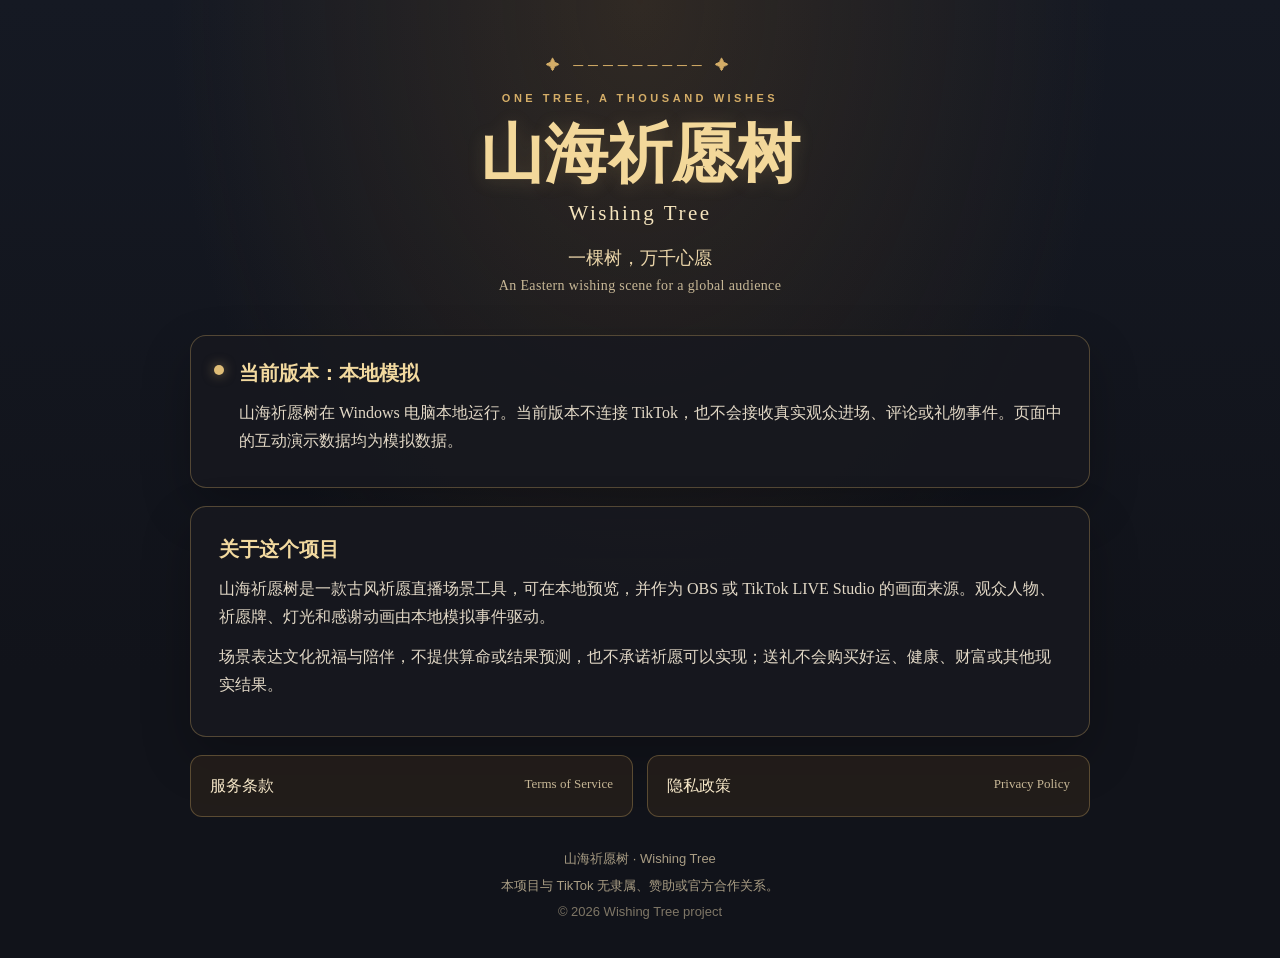
<file: index.html>
<!doctype html>
<html lang="zh-CN">
<head>
  <meta charset="utf-8">
  <meta name="viewport" content="width=device-width, initial-scale=1">
  <meta name="description" content="山海祈愿树：面向全球观众的东方祈愿互动直播场景。当前版本为 Windows 本地模拟，不连接 TikTok 事件。">
  <title>山海祈愿树 · Wishing Tree</title>
  <link rel="stylesheet" href="styles.css">
</head>
<body>
  <main class="page-shell">
    <header class="brand">
      <div class="ornament" aria-hidden="true">✦ ───────── ✦</div>
      <p class="eyebrow">ONE TREE, A THOUSAND WISHES</p>
      <h1>山海祈愿树</h1>
      <p class="english-name">Wishing Tree</p>
      <p class="tagline">一棵树，万千心愿</p>
      <p class="english-tagline">An Eastern wishing scene for a global audience</p>
    </header>

    <section class="notice" aria-labelledby="status-title">
      <span class="status-mark" aria-hidden="true"></span>
      <div>
        <h2 id="status-title">当前版本：本地模拟</h2>
        <p>山海祈愿树在 Windows 电脑本地运行。当前版本不连接 TikTok，也不会接收真实观众进场、评论或礼物事件。页面中的互动演示数据均为模拟数据。</p>
      </div>
    </section>

    <section class="content-card">
      <h2>关于这个项目</h2>
      <p>山海祈愿树是一款古风祈愿直播场景工具，可在本地预览，并作为 OBS 或 TikTok LIVE Studio 的画面来源。观众人物、祈愿牌、灯光和感谢动画由本地模拟事件驱动。</p>
      <p>场景表达文化祝福与陪伴，不提供算命或结果预测，也不承诺祈愿可以实现；送礼不会购买好运、健康、财富或其他现实结果。</p>
    </section>

    <nav class="policy-links" aria-label="法律与隐私信息">
      <a href="terms.html">服务条款 <span>Terms of Service</span></a>
      <a href="privacy.html">隐私政策 <span>Privacy Policy</span></a>
    </nav>

    <footer>
      <p>山海祈愿树 · Wishing Tree</p>
      <p>本项目与 TikTok 无隶属、赞助或官方合作关系。</p>
      <p class="copyright">© 2026 Wishing Tree project</p>
    </footer>
  </main>
</body>
</html>
</file>
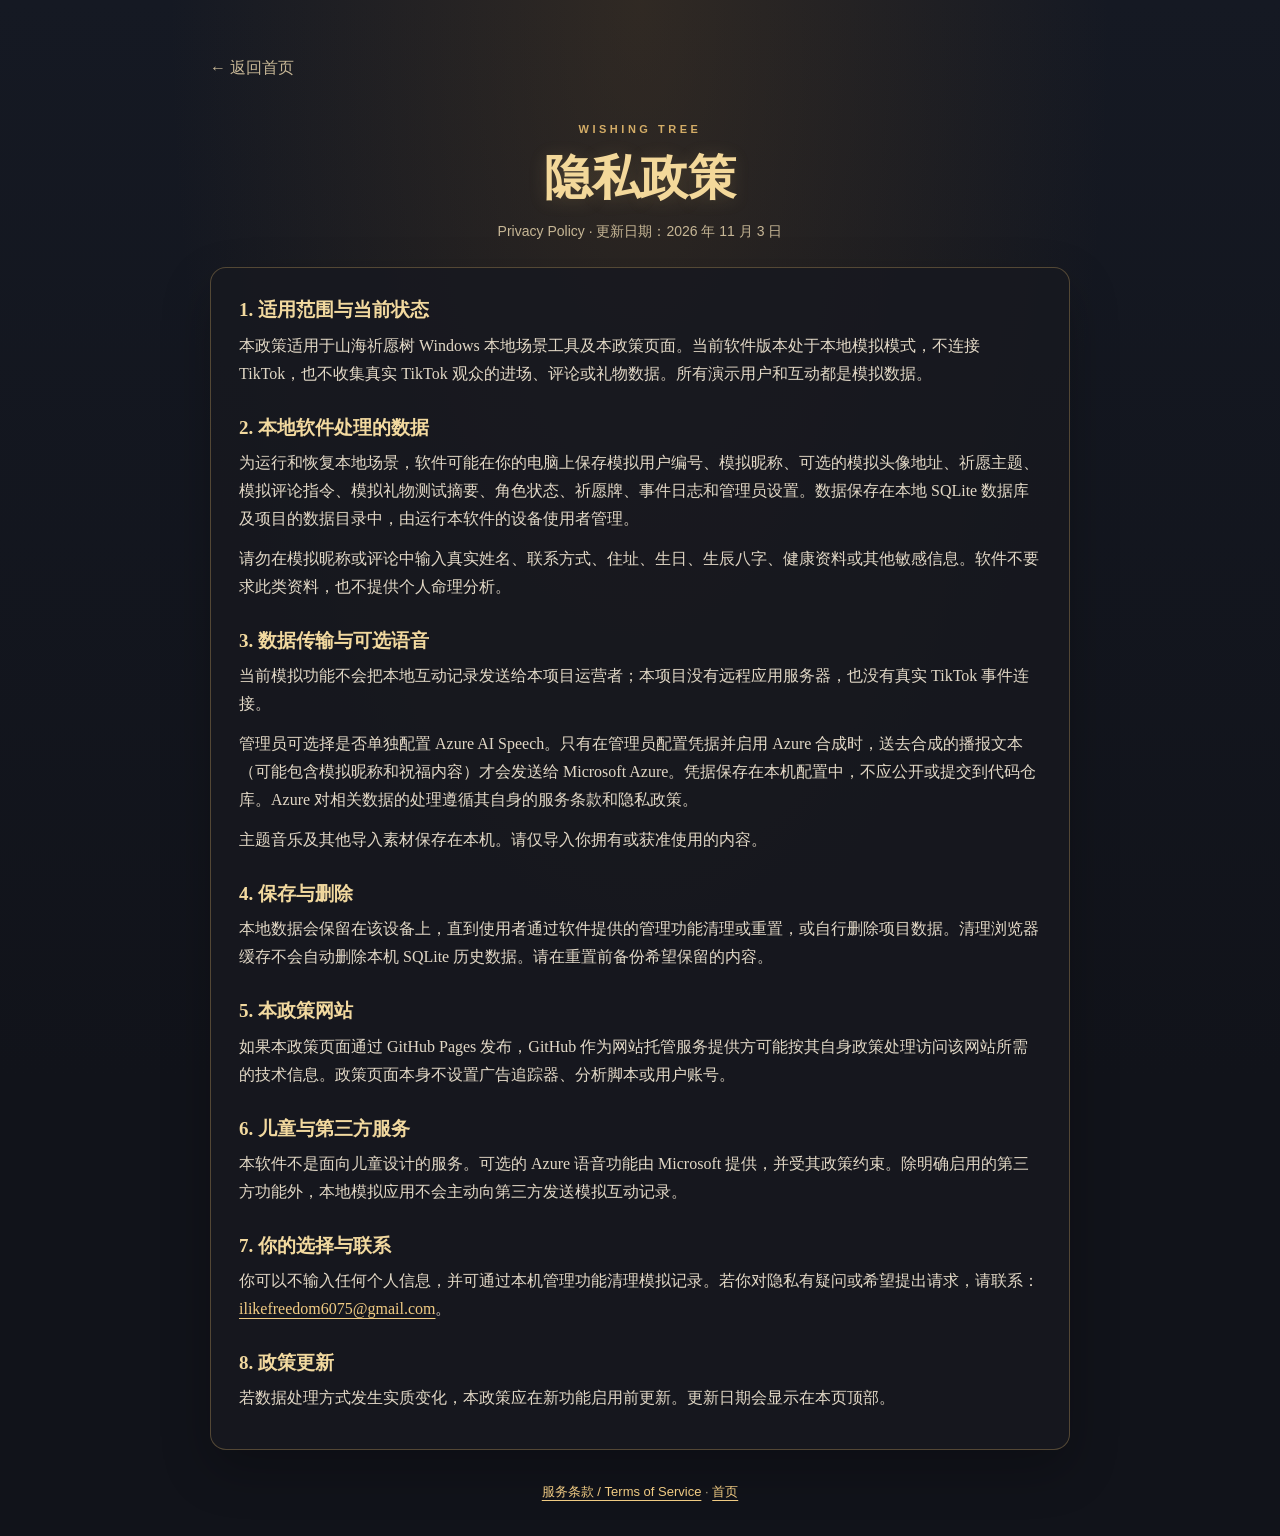
<file: privacy.html>
<!doctype html>
<html lang="zh-CN">
<head>
  <meta charset="utf-8">
  <meta name="viewport" content="width=device-width, initial-scale=1">
  <meta name="description" content="山海祈愿树隐私政策，说明本地模拟数据和可选语音服务的处理方式。">
  <title>隐私政策 · 山海祈愿树</title>
  <link rel="stylesheet" href="styles.css">
</head>
<body>
  <main class="page-shell legal-page">
    <a class="back-link" href="index.html">← 返回首页</a>
    <header class="legal-heading">
      <p class="eyebrow">WISHING TREE</p>
      <h1>隐私政策</h1>
      <p>Privacy Policy · 更新日期：2026 年 11 月 3 日</p>
    </header>
    <article class="content-card legal-copy">
      <h2>1. 适用范围与当前状态</h2>
      <p>本政策适用于山海祈愿树 Windows 本地场景工具及本政策页面。当前软件版本处于本地模拟模式，不连接 TikTok，也不收集真实 TikTok 观众的进场、评论或礼物数据。所有演示用户和互动都是模拟数据。</p>

      <h2>2. 本地软件处理的数据</h2>
      <p>为运行和恢复本地场景，软件可能在你的电脑上保存模拟用户编号、模拟昵称、可选的模拟头像地址、祈愿主题、模拟评论指令、模拟礼物测试摘要、角色状态、祈愿牌、事件日志和管理员设置。数据保存在本地 SQLite 数据库及项目的数据目录中，由运行本软件的设备使用者管理。</p>
      <p>请勿在模拟昵称或评论中输入真实姓名、联系方式、住址、生日、生辰八字、健康资料或其他敏感信息。软件不要求此类资料，也不提供个人命理分析。</p>

      <h2>3. 数据传输与可选语音</h2>
      <p>当前模拟功能不会把本地互动记录发送给本项目运营者；本项目没有远程应用服务器，也没有真实 TikTok 事件连接。</p>
      <p>管理员可选择是否单独配置 Azure AI Speech。只有在管理员配置凭据并启用 Azure 合成时，送去合成的播报文本（可能包含模拟昵称和祝福内容）才会发送给 Microsoft Azure。凭据保存在本机配置中，不应公开或提交到代码仓库。Azure 对相关数据的处理遵循其自身的服务条款和隐私政策。</p>
      <p>主题音乐及其他导入素材保存在本机。请仅导入你拥有或获准使用的内容。</p>

      <h2>4. 保存与删除</h2>
      <p>本地数据会保留在该设备上，直到使用者通过软件提供的管理功能清理或重置，或自行删除项目数据。清理浏览器缓存不会自动删除本机 SQLite 历史数据。请在重置前备份希望保留的内容。</p>

      <h2>5. 本政策网站</h2>
      <p>如果本政策页面通过 GitHub Pages 发布，GitHub 作为网站托管服务提供方可能按其自身政策处理访问该网站所需的技术信息。政策页面本身不设置广告追踪器、分析脚本或用户账号。</p>

      <h2>6. 儿童与第三方服务</h2>
      <p>本软件不是面向儿童设计的服务。可选的 Azure 语音功能由 Microsoft 提供，并受其政策约束。除明确启用的第三方功能外，本地模拟应用不会主动向第三方发送模拟互动记录。</p>

      <h2>7. 你的选择与联系</h2>
      <p>你可以不输入任何个人信息，并可通过本机管理功能清理模拟记录。若你对隐私有疑问或希望提出请求，请联系：<a href="mailto:ilikefreedom6075@gmail.com">ilikefreedom6075@gmail.com</a>。</p>

      <h2>8. 政策更新</h2>
      <p>若数据处理方式发生实质变化，本政策应在新功能启用前更新。更新日期会显示在本页顶部。</p>
    </article>
    <footer><a href="terms.html">服务条款 / Terms of Service</a> · <a href="index.html">首页</a></footer>
  </main>
</body>
</html>
</file>
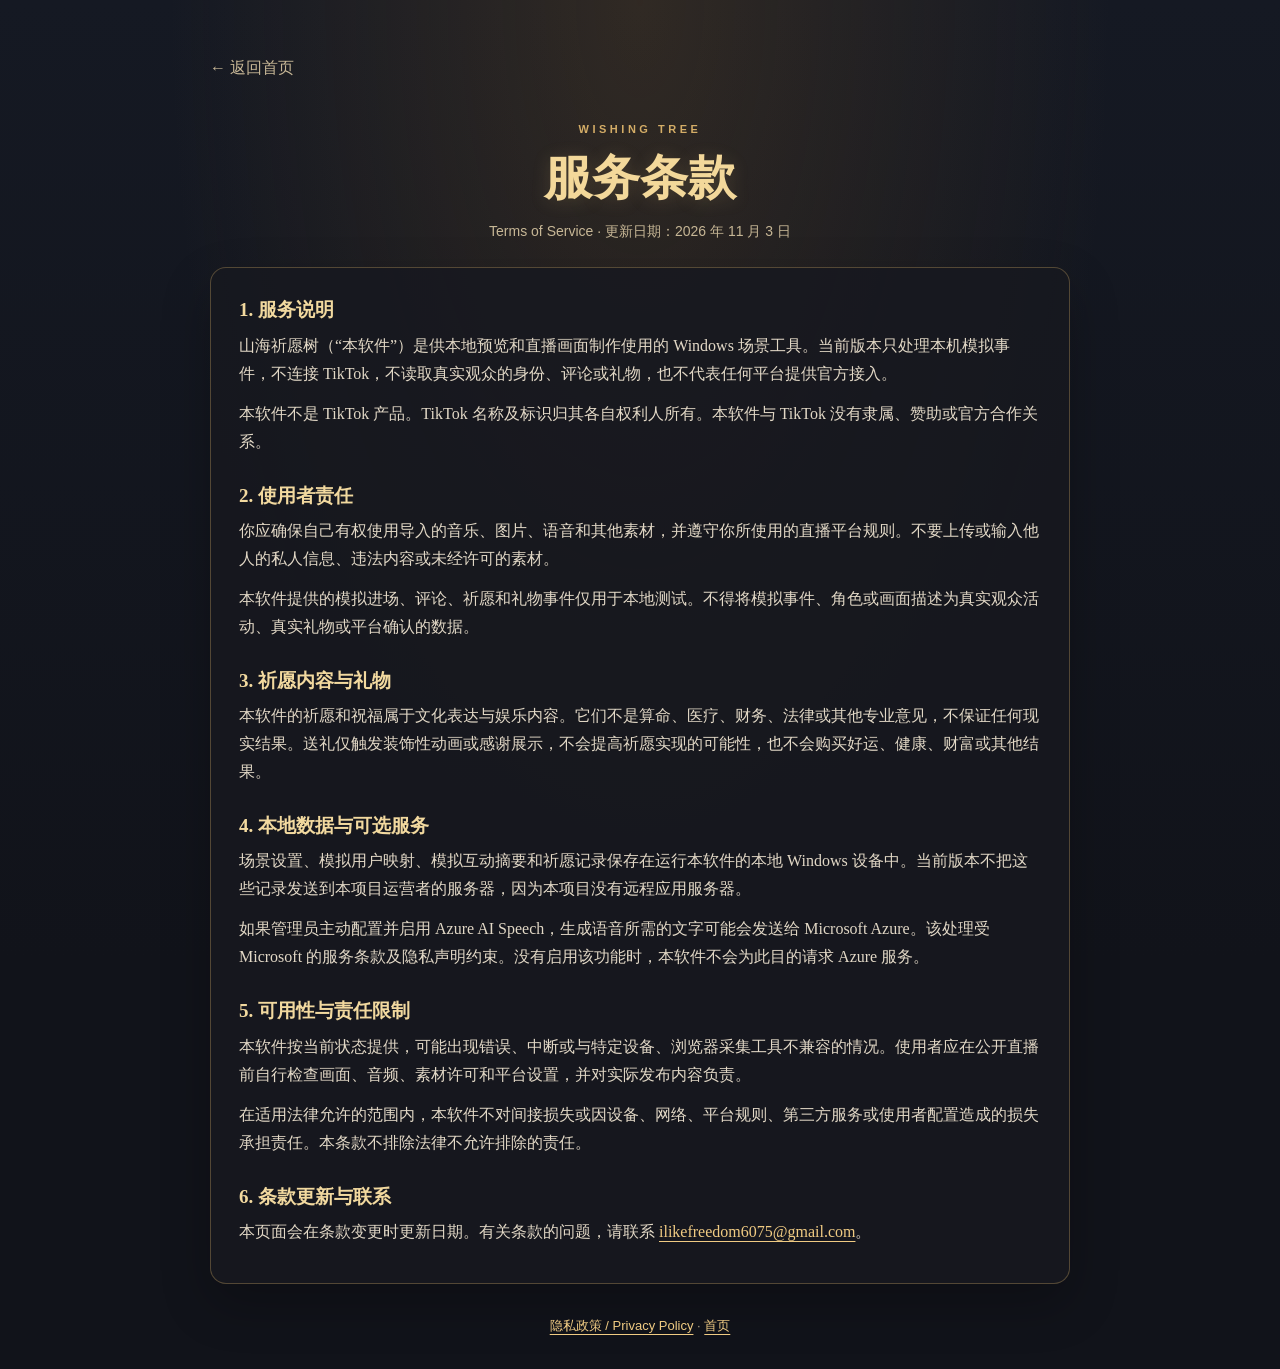
<file: terms.html>
<!doctype html>
<html lang="zh-CN">
<head>
  <meta charset="utf-8">
  <meta name="viewport" content="width=device-width, initial-scale=1">
  <meta name="description" content="山海祈愿树服务条款。">
  <title>服务条款 · 山海祈愿树</title>
  <link rel="stylesheet" href="styles.css">
</head>
<body>
  <main class="page-shell legal-page">
    <a class="back-link" href="index.html">← 返回首页</a>
    <header class="legal-heading">
      <p class="eyebrow">WISHING TREE</p>
      <h1>服务条款</h1>
      <p>Terms of Service · 更新日期：2026 年 11 月 3 日</p>
    </header>
    <article class="content-card legal-copy">
      <h2>1. 服务说明</h2>
      <p>山海祈愿树（“本软件”）是供本地预览和直播画面制作使用的 Windows 场景工具。当前版本只处理本机模拟事件，不连接 TikTok，不读取真实观众的身份、评论或礼物，也不代表任何平台提供官方接入。</p>
      <p>本软件不是 TikTok 产品。TikTok 名称及标识归其各自权利人所有。本软件与 TikTok 没有隶属、赞助或官方合作关系。</p>

      <h2>2. 使用者责任</h2>
      <p>你应确保自己有权使用导入的音乐、图片、语音和其他素材，并遵守你所使用的直播平台规则。不要上传或输入他人的私人信息、违法内容或未经许可的素材。</p>
      <p>本软件提供的模拟进场、评论、祈愿和礼物事件仅用于本地测试。不得将模拟事件、角色或画面描述为真实观众活动、真实礼物或平台确认的数据。</p>

      <h2>3. 祈愿内容与礼物</h2>
      <p>本软件的祈愿和祝福属于文化表达与娱乐内容。它们不是算命、医疗、财务、法律或其他专业意见，不保证任何现实结果。送礼仅触发装饰性动画或感谢展示，不会提高祈愿实现的可能性，也不会购买好运、健康、财富或其他结果。</p>

      <h2>4. 本地数据与可选服务</h2>
      <p>场景设置、模拟用户映射、模拟互动摘要和祈愿记录保存在运行本软件的本地 Windows 设备中。当前版本不把这些记录发送到本项目运营者的服务器，因为本项目没有远程应用服务器。</p>
      <p>如果管理员主动配置并启用 Azure AI Speech，生成语音所需的文字可能会发送给 Microsoft Azure。该处理受 Microsoft 的服务条款及隐私声明约束。没有启用该功能时，本软件不会为此目的请求 Azure 服务。</p>

      <h2>5. 可用性与责任限制</h2>
      <p>本软件按当前状态提供，可能出现错误、中断或与特定设备、浏览器采集工具不兼容的情况。使用者应在公开直播前自行检查画面、音频、素材许可和平台设置，并对实际发布内容负责。</p>
      <p>在适用法律允许的范围内，本软件不对间接损失或因设备、网络、平台规则、第三方服务或使用者配置造成的损失承担责任。本条款不排除法律不允许排除的责任。</p>

      <h2>6. 条款更新与联系</h2>
      <p>本页面会在条款变更时更新日期。有关条款的问题，请联系 <a href="mailto:ilikefreedom6075@gmail.com">ilikefreedom6075@gmail.com</a>。</p>
    </article>
    <footer><a href="privacy.html">隐私政策 / Privacy Policy</a> · <a href="index.html">首页</a></footer>
  </main>
</body>
</html>
</file>
<file: styles.css>
:root {
  color-scheme: dark;
  --ink: #f7e8c9;
  --muted: #c7b796;
  --gold: #d4ad67;
  --line: rgba(212, 173, 103, .32);
  --panel: rgba(23, 25, 31, .88);
  --deep: #11131a;
}

* { box-sizing: border-box; }
html { background: var(--deep); }
body {
  margin: 0;
  min-height: 100vh;
  color: var(--ink);
  background:
    radial-gradient(ellipse at 50% 0%, rgba(111, 79, 37, .30), transparent 52%),
    linear-gradient(180deg, #151923 0%, #11131a 70%);
  font: 16px/1.75 "Noto Serif SC", "Songti SC", "SimSun", Georgia, serif;
}
a { color: #f0cb83; text-underline-offset: 4px; }
a:hover { color: #ffe4a9; }
.page-shell { width: min(900px, calc(100% - 36px)); margin: 0 auto; padding: 54px 0 32px; }
.brand, .legal-heading { text-align: center; }
.ornament { color: var(--gold); letter-spacing: .35em; font-size: 14px; }
.eyebrow { color: var(--gold); letter-spacing: .32em; font: 600 11px/1.5 Arial, sans-serif; }
h1 { margin: 8px 0 0; color: #f3d89a; font-size: clamp(38px, 7vw, 64px); line-height: 1.2; text-shadow: 0 2px 18px rgba(212, 173, 103, .2); }
.english-name { margin: 4px 0; color: #f5e4bd; font: 500 21px/1.5 Georgia, serif; letter-spacing: .12em; }
.tagline { margin: 14px 0 0; color: #ead5a9; font-size: 18px; }
.english-tagline { margin: 0; color: var(--muted); font: 14px/1.6 Georgia, serif; letter-spacing: .025em; }
.notice, .content-card { border: 1px solid var(--line); border-radius: 16px; background: var(--panel); box-shadow: 0 20px 50px rgba(0,0,0,.24); }
.notice { display: flex; gap: 15px; align-items: flex-start; margin: 38px 0 18px; padding: 20px 23px; }
.status-mark { flex: 0 0 10px; height: 10px; margin-top: 9px; border-radius: 50%; background: #dfbd77; box-shadow: 0 0 12px rgba(223,189,119,.5); }
h2 { margin: 0 0 8px; color: #f2d99f; font-size: 20px; }
.notice p, .content-card p { margin: 5px 0 12px; color: #e2d8c6; }
.content-card { padding: 25px 28px; }
.policy-links { display: grid; grid-template-columns: repeat(2, minmax(0,1fr)); gap: 14px; margin-top: 18px; }
.policy-links a { display: flex; justify-content: space-between; gap: 10px; padding: 16px 19px; border: 1px solid var(--line); border-radius: 12px; color: var(--ink); background: rgba(43, 35, 27, .65); text-decoration: none; }
.policy-links a span { color: var(--muted); font: 13px/1.8 Georgia, serif; }
footer { margin-top: 30px; color: #a99d84; text-align: center; font: 13px/1.8 Arial, sans-serif; }
footer p { margin: 3px 0; }
.copyright { opacity: .72; }
.legal-page { max-width: 860px; }
.back-link { display: inline-block; margin-bottom: 28px; color: var(--muted); text-decoration: none; }
.legal-heading { margin: 0 0 25px; }
.legal-heading h1 { font-size: clamp(34px, 6vw, 48px); }
.legal-heading p:last-child { color: var(--muted); font: 14px/1.6 Arial, sans-serif; }
.legal-copy h2 { margin: 23px 0 5px; font-size: 19px; }
.legal-copy h2:first-child { margin-top: 0; }
.legal-copy p { margin: 0 0 12px; }
@media (max-width: 620px) {
  .page-shell { width: min(100% - 24px, 900px); padding-top: 34px; }
  .notice, .content-card { padding: 18px; }
  .policy-links { grid-template-columns: 1fr; }
  .policy-links a { align-items: baseline; }
}
</file>
